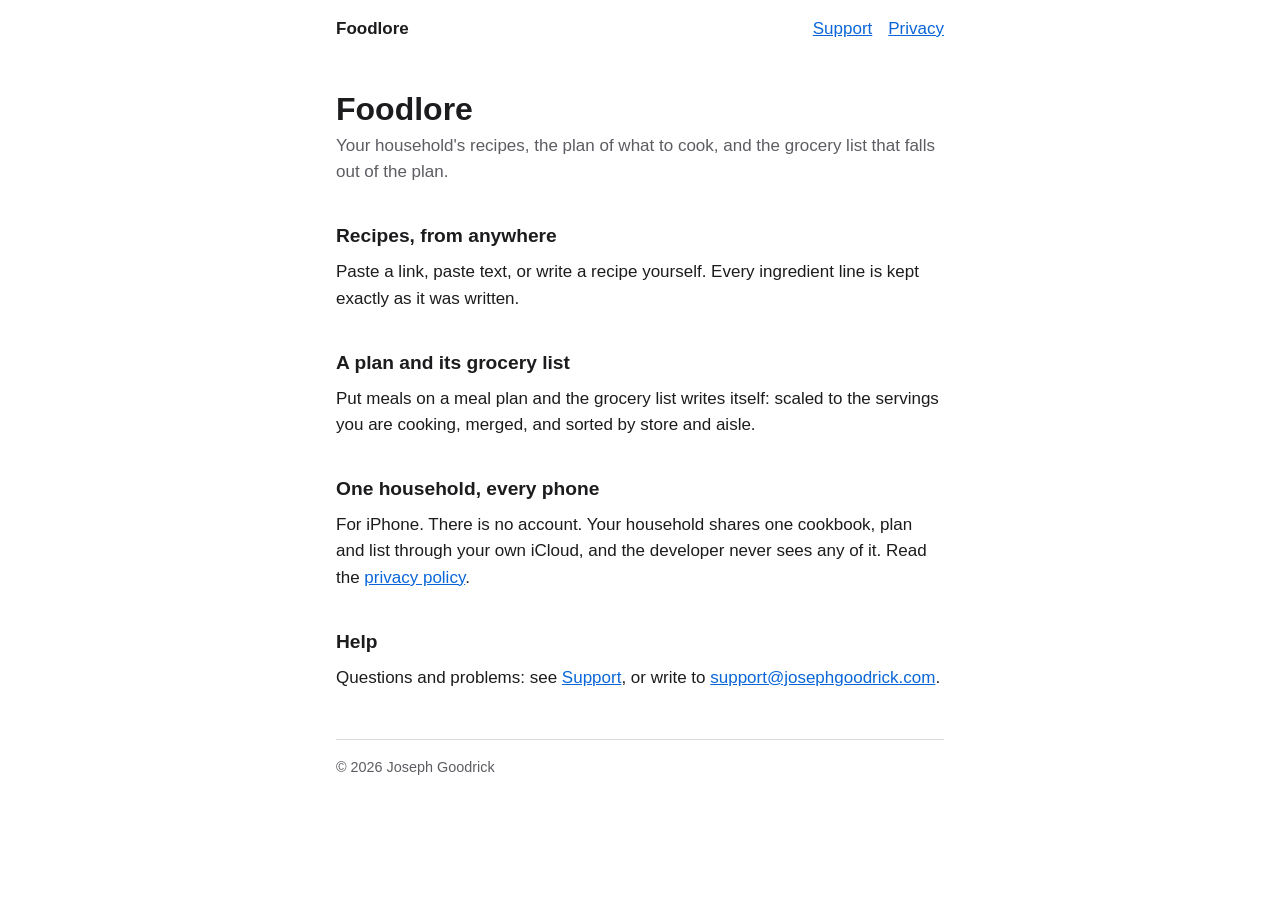
<file: index.html>
<!doctype html>
<html lang="en">
<head>
<meta charset="utf-8">
<meta name="viewport" content="width=device-width, initial-scale=1">
<title>Foodlore</title>
<meta name="description" content="Foodlore keeps a household's recipes, the plan of what to cook, and the grocery list that comes from the plan.">
<link rel="stylesheet" href="style.css">
</head>
<body>
<header><a class="brand" href="./">Foodlore</a><nav><a href="support/">Support</a><a href="privacy/">Privacy</a></nav></header>
<main>
<h1>Foodlore</h1>
<p class="lede">Your household's recipes, the plan of what to cook, and the grocery list that falls out of the plan.</p>

<h2>Recipes, from anywhere</h2>
<p>Paste a link, paste text, or write a recipe yourself. Every ingredient line is kept exactly as it was written.</p>

<h2>A plan and its grocery list</h2>
<p>Put meals on a meal plan and the grocery list writes itself: scaled to the servings you are cooking, merged, and sorted by store and aisle.</p>

<h2>One household, every phone</h2>
<p>For iPhone. There is no account. Your household shares one cookbook, plan and list through your own iCloud, and the developer never sees any of it. Read the <a href="privacy/">privacy policy</a>.</p>

<h2>Help</h2>
<p>Questions and problems: see <a href="support/">Support</a>, or write to <a href="mailto:support@josephgoodrick.com">support@josephgoodrick.com</a>.</p>

<footer>© 2026 Joseph Goodrick</footer>
</main>
</body>
</html>
</file>
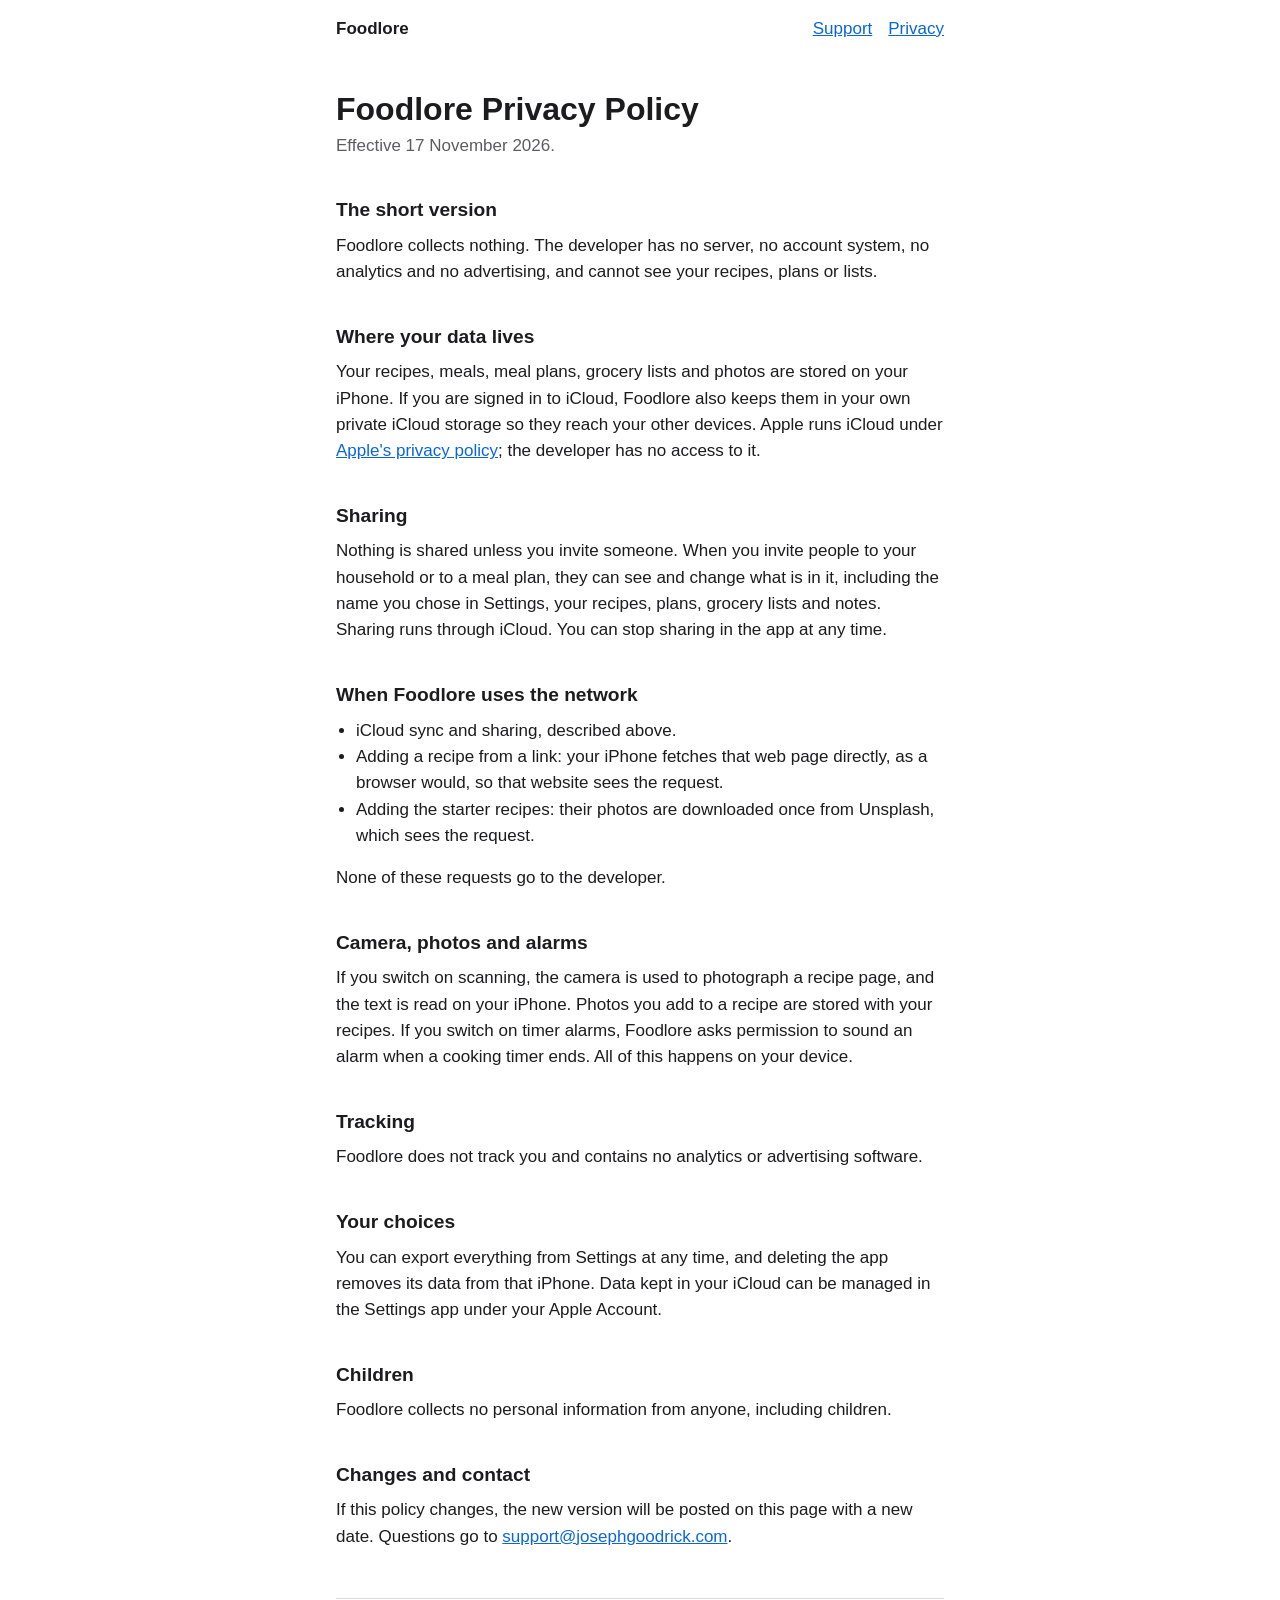
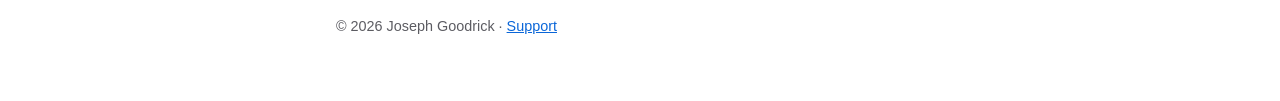
<file: privacy/index.html>
<!doctype html>
<html lang="en">
<head>
<meta charset="utf-8">
<meta name="viewport" content="width=device-width, initial-scale=1">
<title>Foodlore Privacy Policy</title>
<link rel="stylesheet" href="../style.css">
</head>
<body>
<header><a class="brand" href="../">Foodlore</a><nav><a href="../support/">Support</a><a href="./">Privacy</a></nav></header>
<main>
<h1>Foodlore Privacy Policy</h1>
<p class="lede">Effective 17 November 2026.</p>

<h2>The short version</h2>
<p>Foodlore collects nothing. The developer has no server, no account system, no analytics and no advertising, and cannot see your recipes, plans or lists.</p>

<h2>Where your data lives</h2>
<p>Your recipes, meals, meal plans, grocery lists and photos are stored on your iPhone. If you are signed in to iCloud, Foodlore also keeps them in your own private iCloud storage so they reach your other devices. Apple runs iCloud under <a href="https://www.apple.com/legal/privacy/">Apple's privacy policy</a>; the developer has no access to it.</p>

<h2>Sharing</h2>
<p>Nothing is shared unless you invite someone. When you invite people to your household or to a meal plan, they can see and change what is in it, including the name you chose in Settings, your recipes, plans, grocery lists and notes. Sharing runs through iCloud. You can stop sharing in the app at any time.</p>

<h2>When Foodlore uses the network</h2>
<ul>
<li>iCloud sync and sharing, described above.</li>
<li>Adding a recipe from a link: your iPhone fetches that web page directly, as a browser would, so that website sees the request.</li>
<li>Adding the starter recipes: their photos are downloaded once from Unsplash, which sees the request.</li>
</ul>
<p>None of these requests go to the developer.</p>

<h2>Camera, photos and alarms</h2>
<p>If you switch on scanning, the camera is used to photograph a recipe page, and the text is read on your iPhone. Photos you add to a recipe are stored with your recipes. If you switch on timer alarms, Foodlore asks permission to sound an alarm when a cooking timer ends. All of this happens on your device.</p>

<h2>Tracking</h2>
<p>Foodlore does not track you and contains no analytics or advertising software.</p>

<h2>Your choices</h2>
<p>You can export everything from Settings at any time, and deleting the app removes its data from that iPhone. Data kept in your iCloud can be managed in the Settings app under your Apple Account.</p>

<h2>Children</h2>
<p>Foodlore collects no personal information from anyone, including children.</p>

<h2>Changes and contact</h2>
<p>If this policy changes, the new version will be posted on this page with a new date. Questions go to <a href="mailto:support@josephgoodrick.com">support@josephgoodrick.com</a>.</p>

<footer>© 2026 Joseph Goodrick · <a href="../support/">Support</a></footer>
</main>
</body>
</html>
</file>
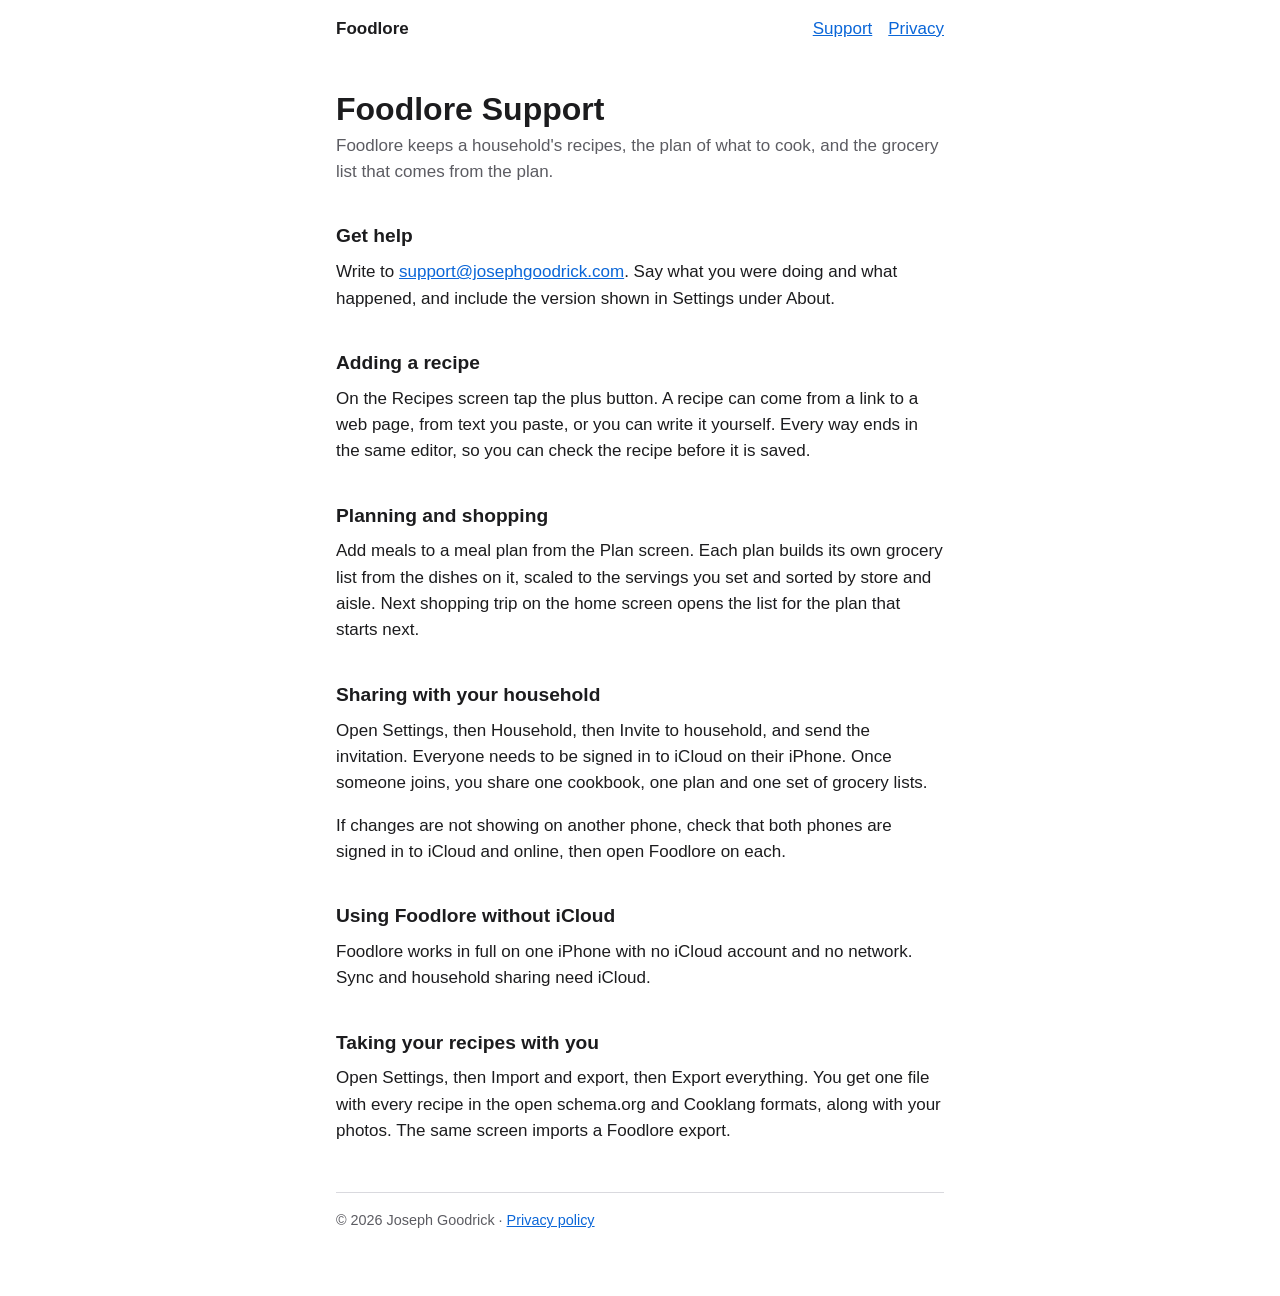
<file: support/index.html>
<!doctype html>
<html lang="en">
<head>
<meta charset="utf-8">
<meta name="viewport" content="width=device-width, initial-scale=1">
<title>Foodlore Support</title>
<link rel="stylesheet" href="../style.css">
</head>
<body>
<header><a class="brand" href="../">Foodlore</a><nav><a href="./">Support</a><a href="../privacy/">Privacy</a></nav></header>
<main>
<h1>Foodlore Support</h1>
<p class="lede">Foodlore keeps a household's recipes, the plan of what to cook, and the grocery list that comes from the plan.</p>

<h2>Get help</h2>
<p>Write to <a href="mailto:support@josephgoodrick.com">support@josephgoodrick.com</a>. Say what you were doing and what happened, and include the version shown in Settings under About.</p>

<h2>Adding a recipe</h2>
<p>On the Recipes screen tap the plus button. A recipe can come from a link to a web page, from text you paste, or you can write it yourself. Every way ends in the same editor, so you can check the recipe before it is saved.</p>

<h2>Planning and shopping</h2>
<p>Add meals to a meal plan from the Plan screen. Each plan builds its own grocery list from the dishes on it, scaled to the servings you set and sorted by store and aisle. Next shopping trip on the home screen opens the list for the plan that starts next.</p>

<h2>Sharing with your household</h2>
<p>Open Settings, then Household, then Invite to household, and send the invitation. Everyone needs to be signed in to iCloud on their iPhone. Once someone joins, you share one cookbook, one plan and one set of grocery lists.</p>
<p>If changes are not showing on another phone, check that both phones are signed in to iCloud and online, then open Foodlore on each.</p>

<h2>Using Foodlore without iCloud</h2>
<p>Foodlore works in full on one iPhone with no iCloud account and no network. Sync and household sharing need iCloud.</p>

<h2>Taking your recipes with you</h2>
<p>Open Settings, then Import and export, then Export everything. You get one file with every recipe in the open schema.org and Cooklang formats, along with your photos. The same screen imports a Foodlore export.</p>

<footer>© 2026 Joseph Goodrick · <a href="../privacy/">Privacy policy</a></footer>
</main>
</body>
</html>
</file>
<file: style.css>
:root { color-scheme: light dark; --text: #1c1c1e; --muted: #5c5c62; --bg: #ffffff; --rule: #d9d9de; --link: #0a66d8; }
@media (prefers-color-scheme: dark) { :root { --text: #f2f2f7; --muted: #a5a5ad; --bg: #111113; --rule: #33333a; --link: #6cb0ff; } }
* { box-sizing: border-box; }
body { margin: 0; background: var(--bg); color: var(--text); font: 17px/1.55 -apple-system, BlinkMacSystemFont, "Segoe UI", Roboto, Helvetica, Arial, sans-serif; }
main { max-width: 40rem; margin: 0 auto; padding: 3rem 1rem 4rem; }
h1 { font-size: 2rem; line-height: 1.2; margin: 0 0 0.25rem; }
h2 { font-size: 1.2rem; margin: 2.25rem 0 0.5rem; }
p, ul { margin: 0 0 1rem; }
ul { padding-left: 1.25rem; }
a { color: var(--link); }
.lede { color: var(--muted); margin-bottom: 2rem; }
footer { margin-top: 3rem; padding-top: 1rem; border-top: 1px solid var(--rule); color: var(--muted); font-size: 0.9rem; }
header { max-width: 40rem; margin: 0 auto; padding: 1rem 1rem 0; display: flex; justify-content: space-between; align-items: baseline; }
header .brand { font-weight: 600; color: var(--text); text-decoration: none; }
header nav a { margin-left: 1rem; }
</file>
